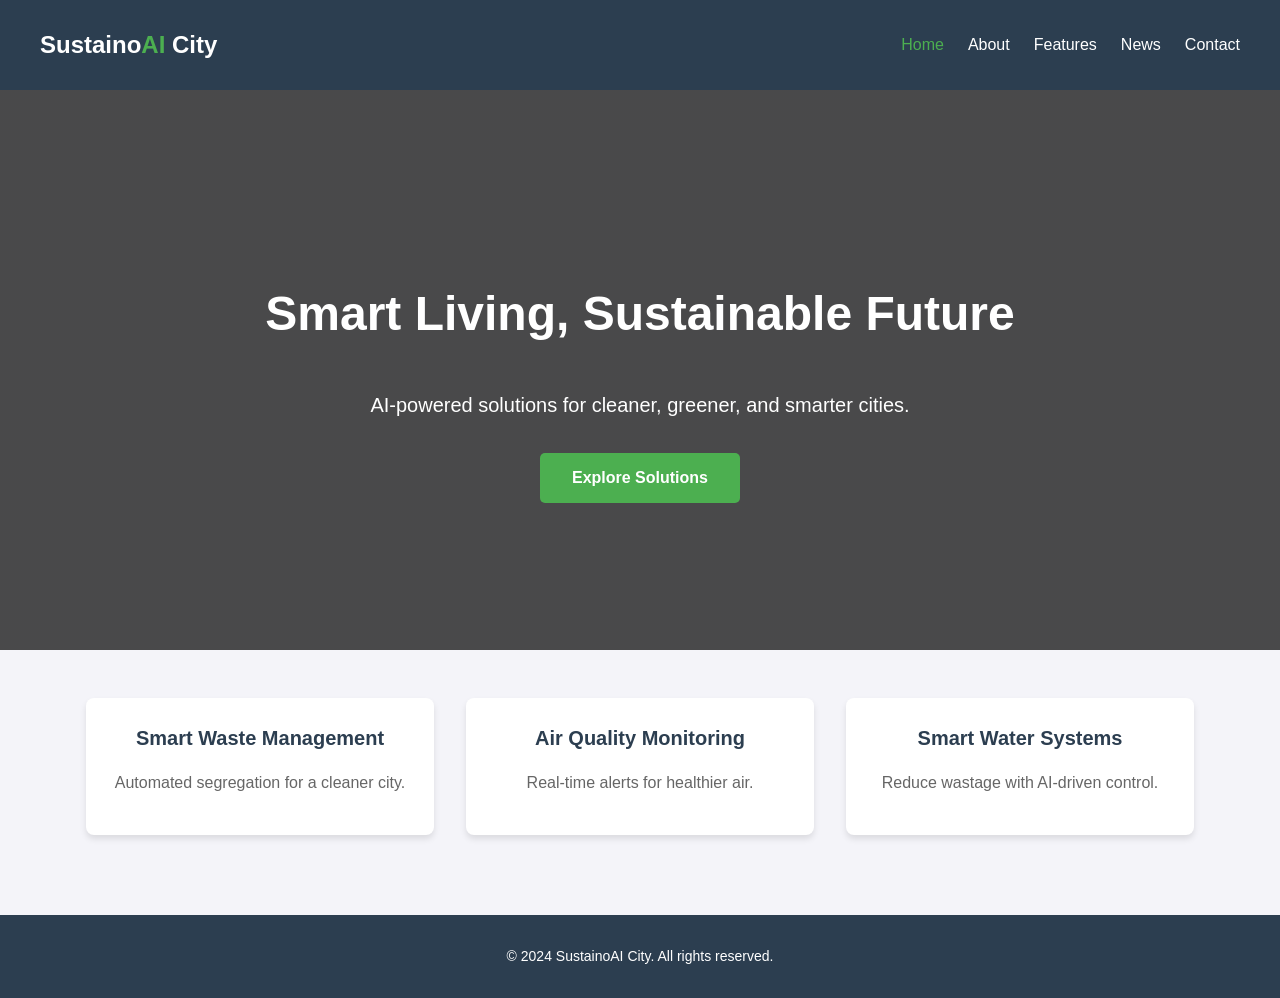
<file: index.html>
<!DOCTYPE html>
<html lang="en">
<head>
    <meta charset="UTF-8">
    <meta name="viewport" content="width=device-width, initial-scale=1.0">
    <title>SustainoAI City | Smart Sustainable Living</title>
    <link rel="stylesheet" href="styles.css">
</head>
<body>
    <header>
        <nav>
            <a href="index.html" class="logo">Sustaino<span>AI</span> City</a>
            <ul>
                <li><a href="index.html" class="active">Home</a></li>
                <li><a href="about.html">About</a></li>
                <li><a href="features.html">Features</a></li>
                <li><a href="news.html">News</a></li>
                <li><a href="contact.html">Contact</a></li>
            </ul>
        </nav>
    </header>

    <section class="hero">
        <h1>Smart Living, Sustainable Future</h1>
        <p>AI-powered solutions for cleaner, greener, and smarter cities.</p>
        <a href="features.html" class="cta-button">Explore Solutions</a>
    </section>

    <section class="highlights">
        <div class="highlight-card">
            <h3>Smart Waste Management</h3>
            <p>Automated segregation for a cleaner city.</p>
        </div>
        <div class="highlight-card">
            <h3>Air Quality Monitoring</h3>
            <p>Real-time alerts for healthier air.</p>
        </div>
        <div class="highlight-card">
            <h3>Smart Water Systems</h3>
            <p>Reduce wastage with AI-driven control.</p>
        </div>
    </section>

    <footer>
        <p>&copy; 2024 SustainoAI City. All rights reserved.</p>
    </footer>
</body>
</html>
</file>
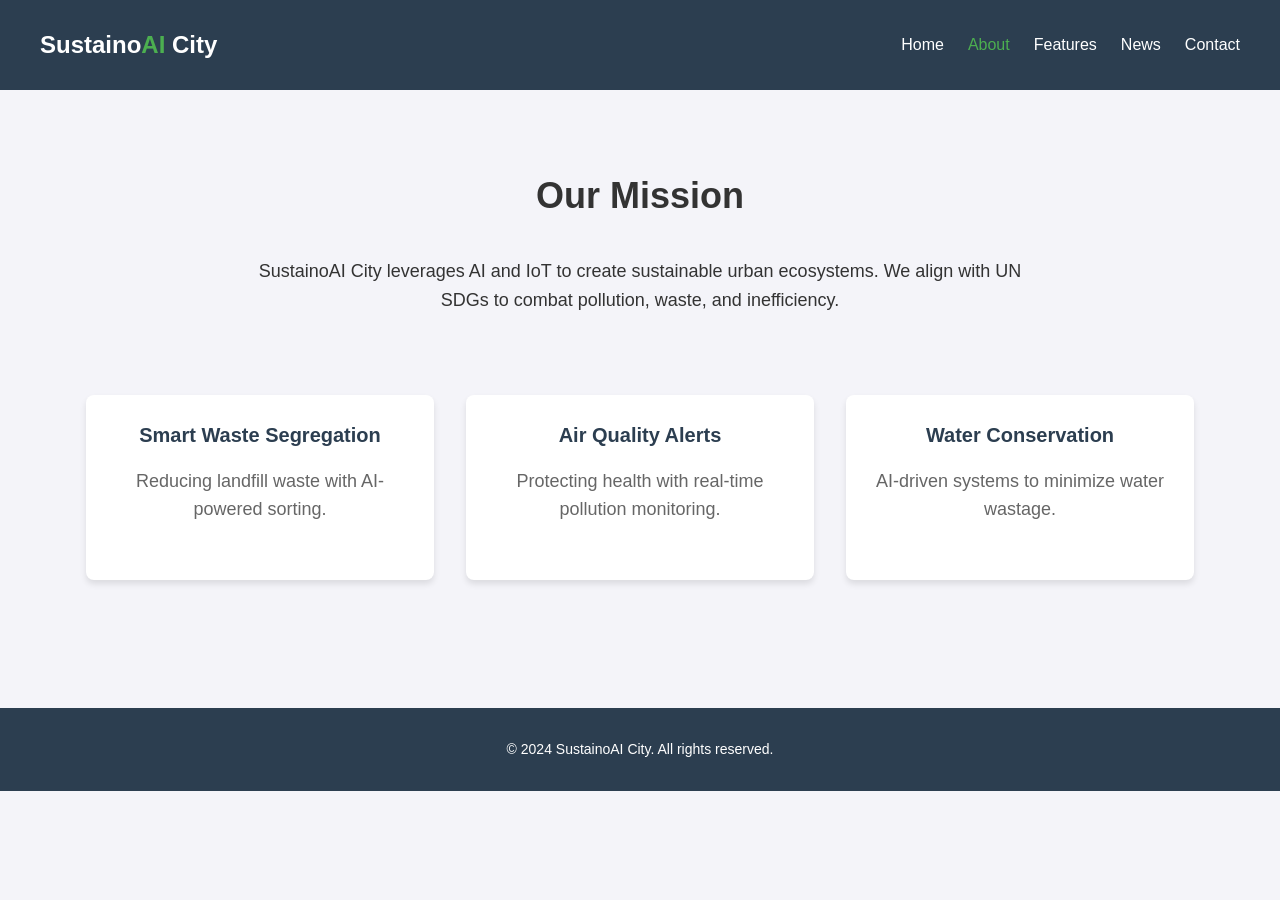
<file: about.html>
<!DOCTYPE html>
<html lang="en">
<head>
    <meta charset="UTF-8">
    <meta name="viewport" content="width=device-width, initial-scale=1.0">
    <title>About | SustainoAI City</title>
    <link rel="stylesheet" href="styles.css">
</head>
<body>
    <header>
        <nav>
            <a href="index.html" class="logo">Sustaino<span>AI</span> City</a>
            <ul>
                <li><a href="index.html">Home</a></li>
                <li><a href="about.html" class="active">About</a></li>
                <li><a href="features.html">Features</a></li>
                <li><a href="news.html">News</a></li>
                <li><a href="contact.html">Contact</a></li>
            </ul>
        </nav>
    </header>

<section class="about">
    <h1>Our Mission</h1>
    <p>SustainoAI City leverages AI and IoT to create sustainable urban ecosystems. We align with UN SDGs to combat pollution, waste, and inefficiency.</p>
    
    <div class="mission-cards">
        <div class="mission-card">
            <h3>Smart Waste Segregation</h3>
            <p>Reducing landfill waste with AI-powered sorting.</p>
        </div>
        <div class="mission-card">
            <h3>Air Quality Alerts</h3>
            <p>Protecting health with real-time pollution monitoring.</p>
        </div>
        <div class="mission-card">
            <h3>Water Conservation</h3>
            <p>AI-driven systems to minimize water wastage.</p>
        </div>
    </div>
</section>

<footer>
    <p>&copy; 2024 SustainoAI City. All rights reserved.</p>
</footer>
</file>
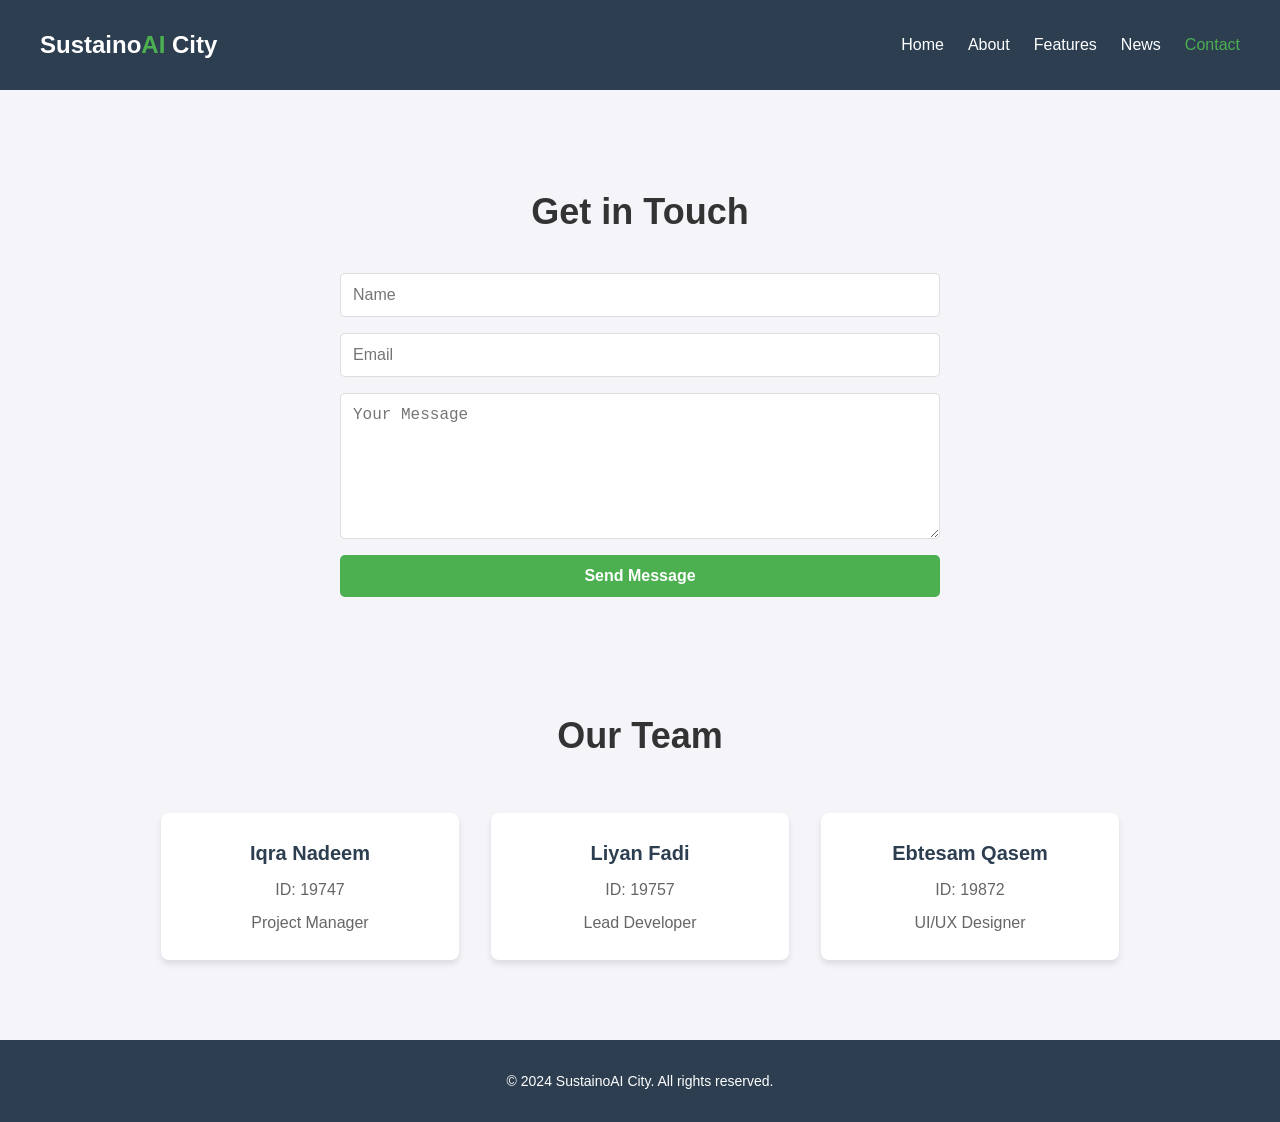
<file: contact.html>
<!DOCTYPE html>
<html lang="en">
<head>
    <meta charset="UTF-8">
    <meta name="viewport" content="width=device-width, initial-scale=1.0">
    <title>Contact Us | SustainoAI City</title>
    <link rel="stylesheet" href="styles.css">
</head>
<body>
    <header>
        <nav>
            <a href="index.html" class="logo">Sustaino<span>AI</span> City</a>
            <ul>
                <li><a href="index.html">Home</a></li>
                <li><a href="about.html">About</a></li>
                <li><a href="features.html">Features</a></li>
                <li><a href="news.html">News</a></li>
                <li><a href="contact.html" class="active">Contact</a></li>
            </ul>
        </nav>
    </header>

   <section class="contact">
    <h1>Get in Touch</h1>
    <form>
        <input type="text" placeholder="Name" required>
        <input type="email" placeholder="Email" required>
        <textarea placeholder="Your Message" required></textarea>
        <button type="submit">Send Message</button>
    </form>
</section>

<section class="team">
    <h2>Our Team</h2>
    <div class="team-members">
        <div class="team-member">
            <h3>Iqra Nadeem</h3>
            <p>ID: 19747</p>
            <p>Project Manager</p>
        </div>
        <div class="team-member">
            <h3>Liyan Fadi</h3>
            <p>ID: 19757</p>
            <p>Lead Developer</p>
        </div>
        <div class="team-member">
            <h3>Ebtesam Qasem</h3>
            <p>ID: 19872</p>
            <p>UI/UX Designer</p>
        </div>
    </div>
</section>

<footer>
    <p>&copy; 2024 SustainoAI City. All rights reserved.</p>
</footer>
</file>
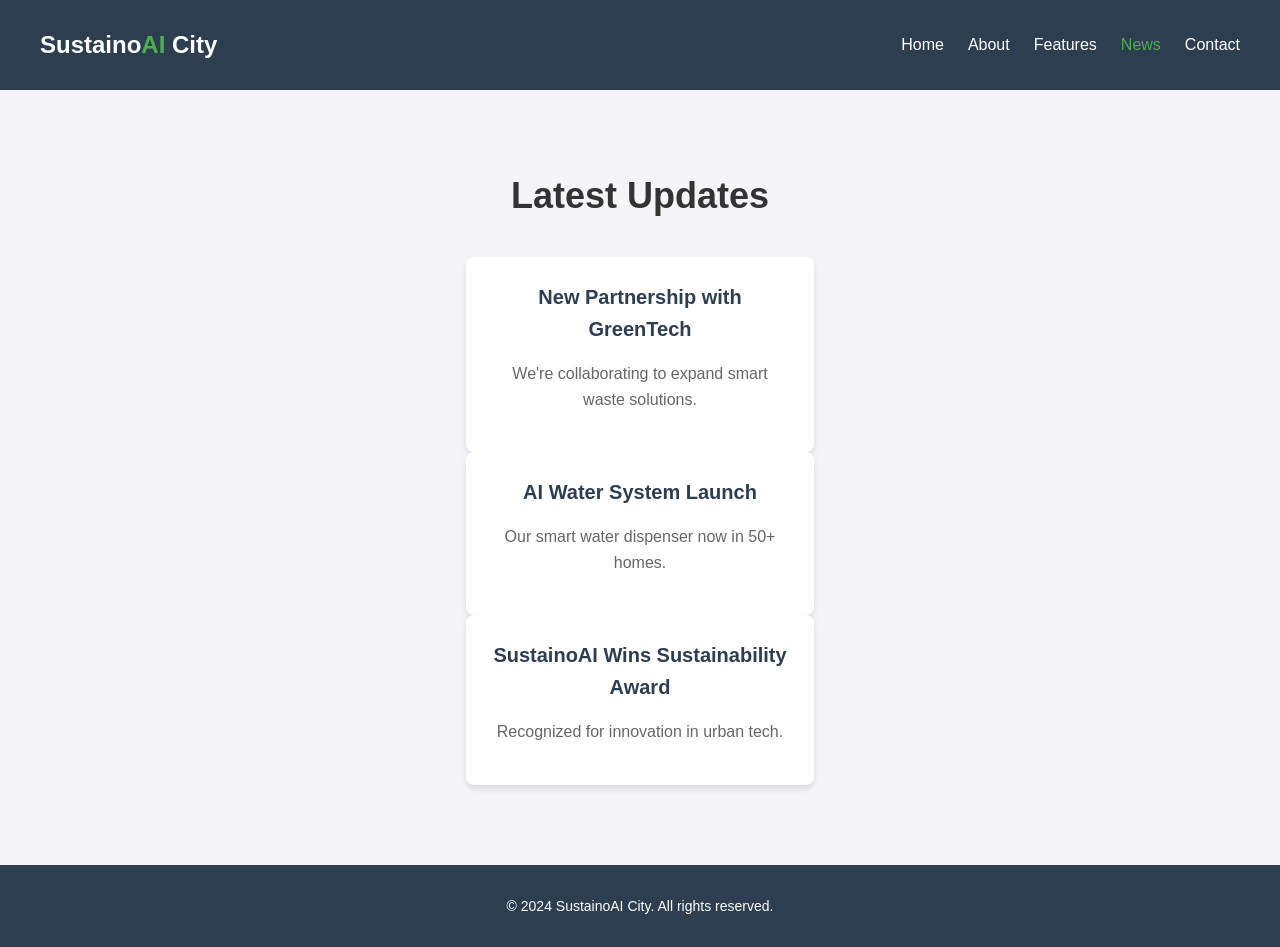
<file: news.html>
<!DOCTYPE html>
<html lang="en">
<head>
    <meta charset="UTF-8">
    <meta name="viewport" content="width=device-width, initial-scale=1.0">
    <title>News | SustainoAI City</title>
    <link rel="stylesheet" href="styles.css">
</head>
<body>
    <header>
        <nav>
            <a href="index.html" class="logo">Sustaino<span>AI</span> City</a>
            <ul>
                <li><a href="index.html">Home</a></li>
                <li><a href="about.html">About</a></li>
                <li><a href="features.html">Features</a></li>
                <li><a href="news.html" class="active">News</a></li>
                <li><a href="contact.html">Contact</a></li>
            </ul>
        </nav>
    </header>

   <section class="news">
    <h1>Latest Updates</h1>
    <div class="news-card">
        <h3>New Partnership with GreenTech</h3>
        <p>We're collaborating to expand smart waste solutions.</p>
    </div>
    <div class="news-card">
        <h3>AI Water System Launch</h3>
        <p>Our smart water dispenser now in 50+ homes.</p>
    </div>
    <div class="news-card">
        <h3>SustainoAI Wins Sustainability Award</h3>
        <p>Recognized for innovation in urban tech.</p>
    </div>
</section>

<footer>
    <p>&copy; 2024 SustainoAI City. All rights reserved.</p>
</footer>
</file>
<file: styles.css>
/* Global Styles */
body {
font-family: 'Arial', sans-serif;
margin: 0;
padding: 0;
background-color: #f4f4f9;
color: #333;
line-height: 1.6;
}

header {
background: #2c3e50;
color: white;
padding: 16px 0;
}

nav {
display: flex;
justify-content: space-between;
align-items: center;
max-width: 1200px;
margin: 0 auto;
padding: 0 32px;
}

.logo {
    font-size: 24px;
    font-weight: bold;
    color: white; /* Added to maintain color */
    text-decoration: none; /* Removes underline from link */
}


.logo span {
color: #4CAF50;
}

nav ul {
display: flex;
list-style: none;
padding: 0;
}

nav ul li {
margin-left: 24px;
}

nav ul li a {
color: white;
text-decoration: none;
transition: 0.3s;
font-size: 16px;
}

nav ul li a:hover, nav ul li a.active {
color: #4CAF50;
}

/* Hero Section */
.hero {
background: linear-gradient(rgba(0, 0, 0, 0.7), rgba(0, 0, 0, 0.7)), url('https://images.unsplash.com/photo-1486406146926-c627a92ad1ab?ixlib=rb-1.2.1&auto=format&fit=crop&w=1350&q=80');
background-size: cover;
color: white;
text-align: center;
padding: 80px 16px;
min-height: 400px;
display: flex;
flex-direction: column;
justify-content: center;
}

.hero h1 {
font-size: 48px;
margin-bottom: 16px;
}

.hero p {
font-size: 20px;
margin-bottom: 32px;
max-width: 800px;
margin-left: auto;
margin-right: auto;
}

.cta-button {
background: #4CAF50;
color: white;
padding: 12px 32px;
border: none;
border-radius: 5px;
text-decoration: none;
font-weight: bold;
transition: 0.3s;
font-size: 16px;
display: inline-block;
width: fit-content;
margin: 0 auto;
}

.cta-button:hover {
background: #45a049;
transform: translateY(-2px);
}

/* Highlights / Cards */
.highlights, .mission-cards, .feature-list {
display: flex;
justify-content: center;
flex-wrap: wrap;
gap: 32px;
padding: 48px 16px;
max-width: 1200px;
margin: 0 auto;
}

.highlight-card, .mission-card, .feature-card, .news-card {
background: white;
border-radius: 8px;
padding: 24px;
box-shadow: 0 4px 6px rgba(0, 0, 0, 0.1);
width: 300px;
text-align: center;
transition: 0.3s;
}

.highlight-card:hover, .mission-card:hover, .feature-card:hover, .news-card:hover {
transform: translateY(-10px);
box-shadow: 0 10px 20px rgba(0, 0, 0, 0.1);
}

.highlight-card h3, .mission-card h3, .feature-card h3, .news-card h3 {
font-size: 20px;
margin-top: 0;
margin-bottom: 16px;
color: #2c3e50;
}

.highlight-card p, .mission-card p, .feature-card p, .news-card p {
font-size: 16px;
color: #666;
}

/* About Section */
.about {
max-width: 1200px;
margin: 0 auto;
padding: 48px 16px;
text-align: center;
}

.about h1 {
font-size: 36px;
margin-bottom: 32px;
}

.about p {
font-size: 18px;
max-width: 800px;
margin: 0 auto 32px;
}

/* Features Section */
.features {
max-width: 1200px;
margin: 0 auto;
padding: 48px 16px;
text-align: center;
}

.features h1 {
font-size: 36px;
margin-bottom: 32px;
}

.feature-card img {
width: 100%;
height: 200px;
object-fit: cover;
border-radius: 8px 8px 0 0;
margin-bottom: 16px;
}

/* News Section */
.news {
max-width: 1200px;
margin: 0 auto;
padding: 48px 16px;
text-align: center;
}

.news h1 {
font-size: 36px;
margin-bottom: 32px;
}

.news-card {
margin: 0 auto;
text-align: center;
}

/* Contact Form */
.contact {
max-width: 600px;
margin: 48px auto;
padding: 16px;
text-align: center;
}

.contact h1 {
font-size: 36px;
margin-bottom: 32px;
}

.contact form {
display: flex;
flex-direction: column;
gap: 16px;
}

.contact input, .contact textarea {
padding: 12px;
border: 1px solid #ddd;
border-radius: 5px;
font-size: 16px;
}

.contact textarea {
min-height: 120px;
}

.contact button {
background: #4CAF50;
color: white;
padding: 12px;
border: none;
border-radius: 5px;
cursor: pointer;
transition: 0.3s;
font-size: 16px;
font-weight: bold;
}

.contact button:hover {
background: #45a049;
transform: translateY(-2px);
}

/* Team Section */
.team {
max-width: 1200px;
margin: 48px auto;
padding: 16px;
text-align: center;
}

.team h2 {
font-size: 36px;
margin-bottom: 32px;
}

.team-members {
display: flex;
justify-content: center;
flex-wrap: wrap;
gap: 32px;
padding: 16px;
}

.team-member {
background: white;
border-radius: 8px;
padding: 24px;
box-shadow: 0 4px 6px rgba(0, 0, 0, 0.1);
width: 250px;
transition: 0.3s;
}

.team-member:hover {
transform: translateY(-10px);
box-shadow: 0 10px 20px rgba(0, 0, 0, 0.1);
}

.team-member h3 {
font-size: 20px;
margin: 0 0 8px;
color: #2c3e50;
}

.team-member p {
font-size: 16px;
color: #666;
margin: 0 0 8px;
}

.team-member p:last-child {
margin-bottom: 0;
}

/* Footer */
footer {
background: #2c3e50;
color: white;
text-align: center;
padding: 16px 0;
margin-top: 32px;
font-size: 14px;
}

/* Responsive adjustments */
@media (max-width: 768px) {
nav {
flex-direction: column;
padding: 16px;
}
</file>
